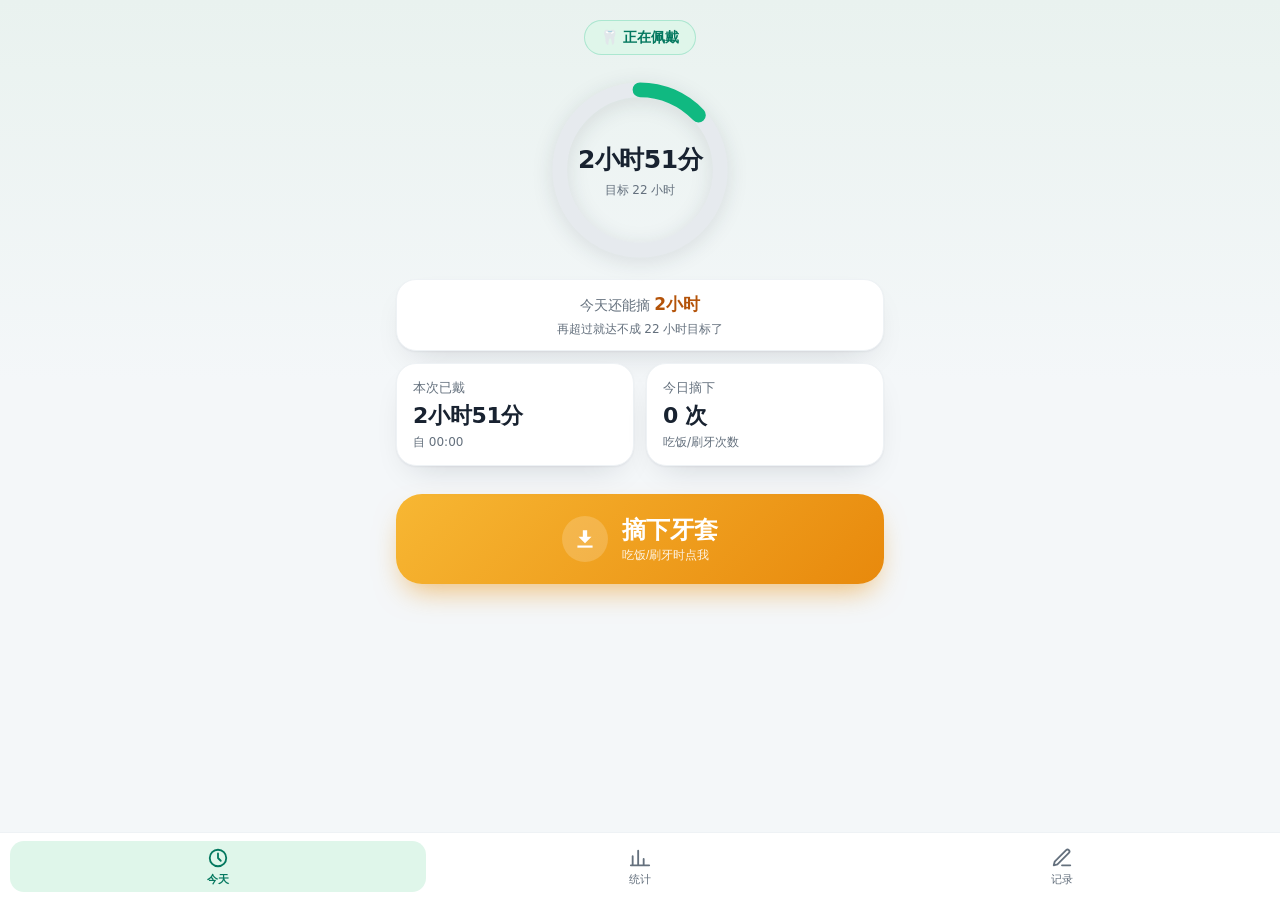
<file: index.html>
<!DOCTYPE html>
<html lang="zh-CN">
<head>
  <meta charset="UTF-8">
  <meta name="viewport" content="width=device-width, initial-scale=1, viewport-fit=cover, user-scalable=no">
  <title>牙套计时</title>
  <meta name="description" content="记录隐形牙套每日佩戴时长，目标每天 22 小时">
  <meta name="theme-color" content="#0d9488">
  <meta name="theme-color" media="(prefers-color-scheme: dark)" content="#0a1220">
  <link rel="manifest" href="./manifest.json">
  <link rel="icon" href="./icons/icon-192.png">
  <link rel="apple-touch-icon" href="./icons/icon-192.png">
  <meta name="apple-mobile-web-app-capable" content="yes">
  <meta name="apple-mobile-web-app-status-bar-style" content="default">
  <link rel="stylesheet" href="./css/style.css">
</head>
<body>
  <main id="app">

    <!-- ============ 今天 ============ -->
    <section id="page-today" class="page active">
      <div id="status-chip" class="status-chip on">🦷 正在佩戴</div>

      <div class="ring-wrap">
        <div id="ring-holder"></div>
        <div class="ring-center">
          <div id="ring-main">0分钟</div>
          <div id="ring-sub">今日已佩戴</div>
        </div>
      </div>

      <div id="allowance-card" class="card allowance">今天还能摘 <b>--</b></div>

      <div class="cards-row">
        <div class="card stat">
          <div class="stat-label" id="session-label">本次已戴</div>
          <div class="stat-value" id="session-dur">--</div>
          <div class="stat-sub" id="session-since">--</div>
        </div>
        <div class="card stat">
          <div class="stat-label">今日摘下</div>
          <div class="stat-value" id="off-count">0 次</div>
          <div class="stat-sub">吃饭/刷牙次数</div>
        </div>
      </div>

      <button id="btn-toggle" class="btn-main off-action">
        <span id="btn-toggle-icon" class="btn-icon"></span>
        <span class="btn-texts">
          <span id="btn-toggle-text" class="btn-text">摘下牙套</span>
          <span id="btn-toggle-sub" class="btn-sub">吃饭/刷牙时点我</span>
        </span>
      </button>
    </section>

    <!-- ============ 统计 ============ -->
    <section id="page-stats" class="page">
      <div class="page-head">
        <h2>佩戴统计</h2>
        <div class="segmented">
          <button id="range-7" class="active">近7天</button>
          <button id="range-30">近30天</button>
          <button id="range-w">按周</button>
          <button id="range-m">按月</button>
        </div>
      </div>

      <div class="cards-grid4">
        <div class="card stat"><div class="stat-value" id="sum-avg">--</div><div class="stat-sub" id="sum-avg-sub">平均每天佩戴</div></div>
        <div class="card stat"><div class="stat-value" id="sum-met">--</div><div class="stat-sub" id="sum-met-sub">达标天数</div></div>
        <div class="card stat"><div class="stat-value" id="sum-streak">--</div><div class="stat-sub" id="sum-streak-sub">连续达标</div></div>
        <div class="card stat"><div class="stat-value" id="sum-rate">--</div><div class="stat-sub" id="sum-rate-sub">达标率</div></div>
      </div>

      <div class="card">
        <div class="card-title" id="bar-title">每日佩戴时长（小时）</div>
        <div id="bar-chart" class="chart-box"></div>
        <div id="bar-caption" class="chart-caption">点击柱子可查看当天详情</div>
      </div>

      <div class="card" id="timeline-card">
        <div class="card-title">每日时间线<span class="legend"><i class="lg lg-on"></i>佩戴中 <i class="lg lg-off"></i>已摘下 <i class="lg lg-now"></i>现在</span></div>
        <div id="timeline-chart" class="chart-box"></div>
      </div>
    </section>

    <!-- ============ 记录 ============ -->
    <section id="page-records" class="page">
      <div class="page-head">
        <h2>佩戴记录</h2>
        <button id="btn-add" class="btn-primary">＋ 补录</button>
      </div>

      <div id="event-list"></div>

      <div class="card settings-card">
        <div class="card-title">设置</div>
        <label class="field-row">
          <span>每日目标（小时）</span>
          <input type="number" id="goal-input" min="1" max="24" step="0.5" value="22">
        </label>
      </div>

      <div class="card settings-card">
        <div class="card-title">数据备份</div>
        <p class="hint">数据保存在本机浏览器中。换手机、清除浏览器数据前，请先导出备份；恢复时导入即可。</p>
        <div class="btn-row">
          <button id="btn-export" class="btn-secondary">导出备份</button>
          <button id="btn-import" class="btn-secondary">导入备份</button>
          <button id="btn-clear" class="btn-secondary danger">清空数据</button>
        </div>
        <input type="file" id="import-file" accept=".json,application/json" hidden>
      </div>
    </section>
  </main>

  <!-- 底部页签 -->
  <nav class="tabbar">
    <button data-tab="today" class="active">
      <svg viewBox="0 0 24 24" width="22" height="22" fill="none" stroke="currentColor" stroke-width="2" stroke-linecap="round" stroke-linejoin="round"><circle cx="12" cy="12" r="9"/><path d="M12 7v5l3 3"/></svg>
      <span>今天</span>
    </button>
    <button data-tab="stats">
      <svg viewBox="0 0 24 24" width="22" height="22" fill="none" stroke="currentColor" stroke-width="2" stroke-linecap="round" stroke-linejoin="round"><path d="M4 20V10M10 20V4M16 20v-7M22 20H2"/></svg>
      <span>统计</span>
    </button>
    <button data-tab="records">
      <svg viewBox="0 0 24 24" width="22" height="22" fill="none" stroke="currentColor" stroke-width="2" stroke-linecap="round" stroke-linejoin="round"><path d="M12 20h9"/><path d="M16.5 3.5a2.1 2.1 0 0 1 3 3L7 19l-4 1 1-4Z"/></svg>
      <span>记录</span>
    </button>
  </nav>

  <!-- 补录/编辑弹窗 -->
  <div id="modal-overlay">
    <div class="modal">
      <div id="modal-title" class="modal-title">补录一条记录</div>
      <label class="form-row">
        <span>类型</span>
        <select id="ev-type">
          <option value="off">摘下牙套</option>
          <option value="on">戴上牙套</option>
        </select>
      </label>
      <label class="form-row">
        <span>时间</span>
        <input type="datetime-local" id="ev-time">
      </label>
      <label class="form-row">
        <span>备注</span>
        <input type="text" id="ev-note" maxlength="30" placeholder="选填，如：午饭">
      </label>
      <div class="modal-btns">
        <button id="btn-modal-cancel" class="btn-secondary">取消</button>
        <button id="btn-modal-save" class="btn-primary">保存</button>
      </div>
    </div>
  </div>

  <div id="toast"></div>

  <script src="./js/storage.js"></script>
  <script src="./js/stats.js"></script>
  <script src="./js/charts.js"></script>
  <script src="./js/app.js"></script>
</body>
</html>
</file>
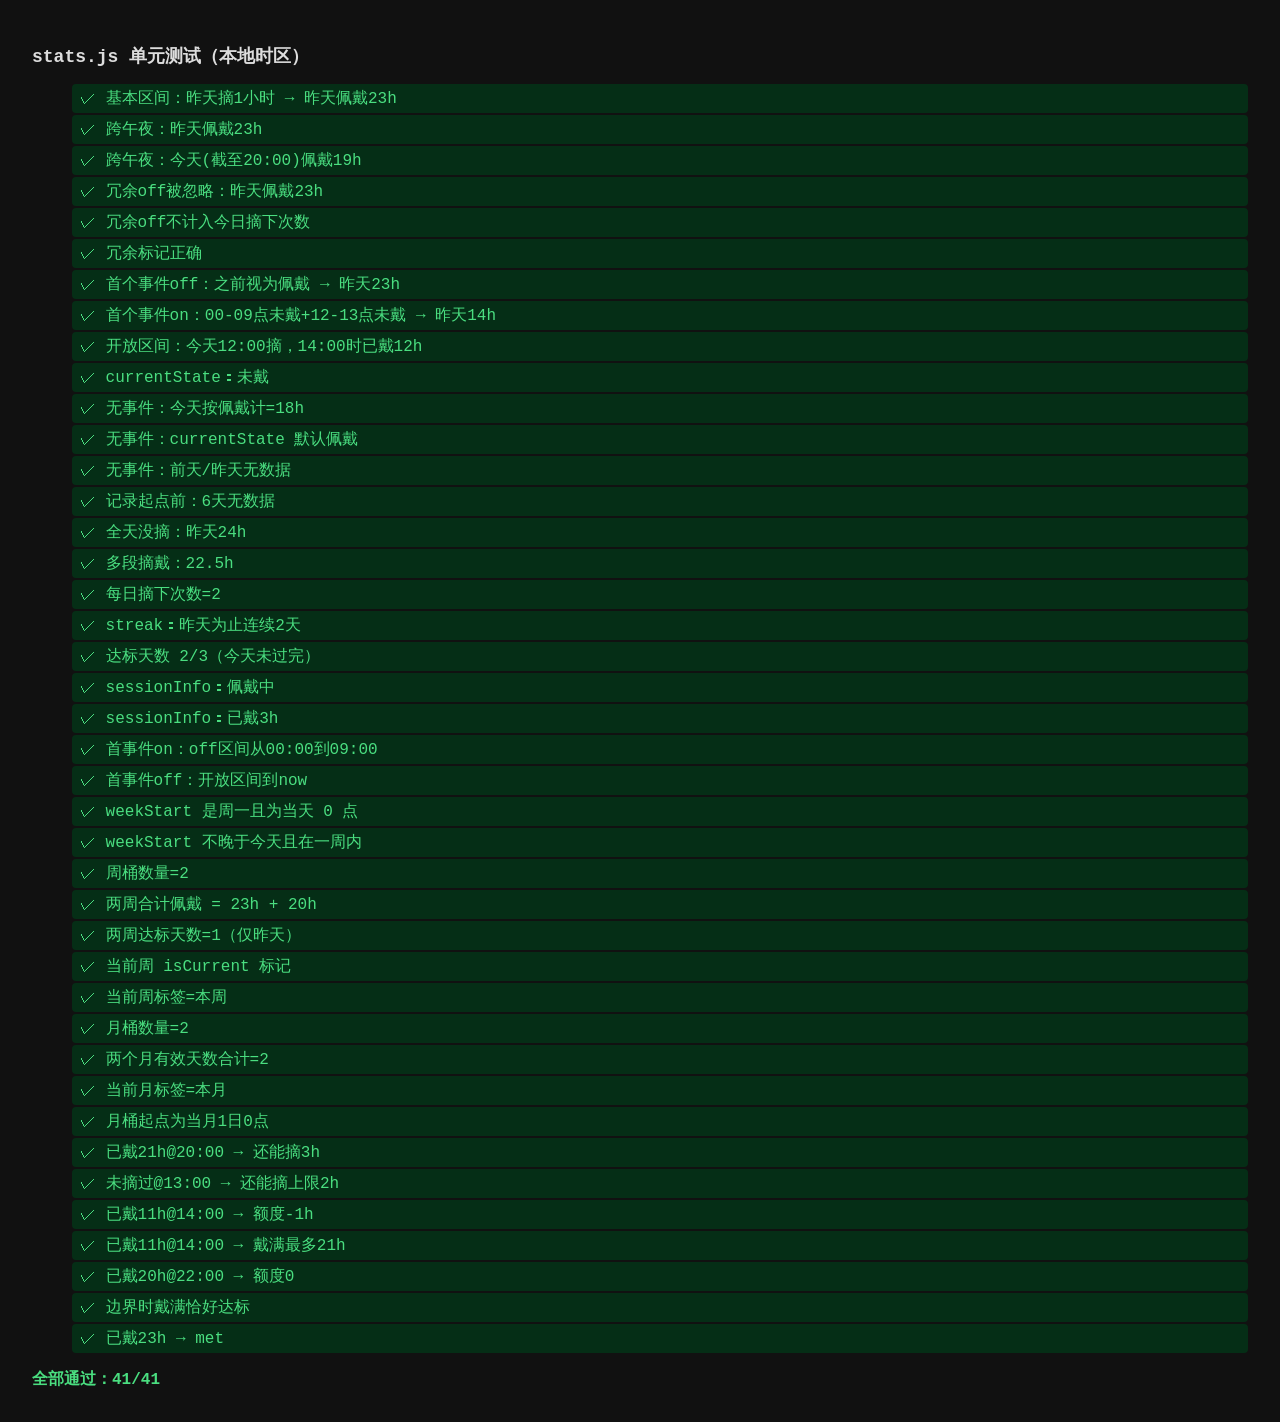
<file: tests/tests.html>
<!DOCTYPE html>
<html lang="zh-CN">
<head>
<meta charset="UTF-8">
<title>stats.js 单元测试</title>
<style>
  body { font-family: Consolas, monospace; padding: 24px; background: #111; color: #ddd; }
  h1 { font-size: 18px; }
  li { padding: 4px 8px; margin: 2px 0; border-radius: 4px; list-style: none; }
  .pass { background: #052e16; color: #4ade80; }
  .fail { background: #450a0a; color: #f87171; white-space: pre-wrap; }
  #summary { font-size: 16px; font-weight: bold; margin-top: 12px; }
</style>
</head>
<body>
<h1>stats.js 单元测试（本地时区）</h1>
<ul id="results"></ul>
<div id="summary"></div>

<script src="../js/stats.js"></script>
<script>
(function () {
  'use strict';
  var T = window.AlignerStats;
  var results = [];
  var failed = 0;

  function assertEq(name, actual, expected) {
    var ok = Object.is(actual, expected);
    if (!ok) { failed++; }
    results.push({ name: name, ok: ok, detail: '  期望 ' + JSON.stringify(expected) + '，实际 ' + JSON.stringify(actual) });
  }
  function assertClose(name, actual, expected, tol) {
    var ok = Math.abs(actual - expected) <= (tol || 1);
    if (!ok) failed++;
    results.push({ name: name, ok: ok, detail: '  期望约 ' + expected + '，实际 ' + actual });
  }
  function assertTrue(name, cond) {
    if (!cond) failed++;
    results.push({ name: name, ok: !!cond, detail: '' });
  }

  var H = 3600000, M = 60000;
  // 用本地时间组件构造，测试与机器时区无关
  function ts(dayOffset, h, m) {
    var d = new Date();
    d.setDate(d.getDate() + dayOffset);
    d.setHours(h, m || 0, 0, 0);
    return d.getTime();
  }

  function ev(type, t) { return { id: type + t, type: type, ts: t }; }
  function wornOf(events, now, dayStart) {
    var days = T.dailyStats(events, now, 3); // [前天, 昨天, 今天]
    for (var i = 0; i < days.length; i++) {
      if (days[i].date === dayStart) return days[i].wornMs;
    }
    return -1;
  }

  // 1. 基本区间：昨天 12:00 摘 → 13:00 戴，昨天佩戴 23h
  (function () {
    var events = [ev('off', ts(-1, 12)), ev('on', ts(-1, 13))];
    assertClose('基本区间：昨天摘1小时 → 昨天佩戴23h', wornOf(events, ts(0, 20), ts(-1, 0)) / H, 23, 0.001);
  })();

  // 2. 跨午夜：昨天 23:00 摘 → 今天 01:00 戴
  (function () {
    var events = [ev('off', ts(-1, 23)), ev('on', ts(0, 1))];
    assertClose('跨午夜：昨天佩戴23h', wornOf(events, ts(0, 20), ts(-1, 0)) / H, 23, 0.001);
    assertClose('跨午夜：今天(截至20:00)佩戴19h', wornOf(events, ts(0, 20), ts(0, 0)) / H, 19, 0.001);
  })();

  // 3. 连续同类事件（忘按导致两次 off）：取第一个生效
  (function () {
    var events = [ev('off', ts(-1, 12)), ev('off', ts(-1, 12, 30)), ev('on', ts(-1, 13))];
    assertClose('冗余off被忽略：昨天佩戴23h', wornOf(events, ts(0, 20), ts(-1, 0)) / H, 23, 0.001);
    assertEq('冗余off不计入今日摘下次数', T.offCountToday(events.concat([ev('on', ts(0, 8))]), ts(0, 20)), 0);
    var norm = T.normalize(events);
    assertTrue('冗余标记正确', norm[1]._redundant === true && norm[0]._redundant === false && norm[2]._redundant === false);
  })();

  // 4. 首个事件是 off（正常首次使用：戴着开始记录）
  (function () {
    var events = [ev('off', ts(-1, 8)), ev('on', ts(-1, 9))];
    assertClose('首个事件off：之前视为佩戴 → 昨天23h', wornOf(events, ts(0, 20), ts(-1, 0)) / H, 23, 0.001);
  })();

  // 5. 首个事件是 on（9:00 才戴上）：当天 00:00 起视为未戴
  (function () {
    var events = [ev('on', ts(-1, 9)), ev('off', ts(-1, 12)), ev('on', ts(-1, 13))];
    assertClose('首个事件on：00-09点未戴+12-13点未戴 → 昨天14h', wornOf(events, ts(0, 20), ts(-1, 0)) / H, 14, 0.001);
  })();

  // 6. 开放区间：今天 12:00 摘下未戴回，now=14:00 → 今天佩戴 12h
  (function () {
    var events = [ev('off', ts(0, 12))];
    assertClose('开放区间：今天12:00摘，14:00时已戴12h', wornOf(events, ts(0, 14), ts(0, 0)) / H, 12, 0.001);
    assertTrue('currentState：未戴', T.currentState(events) === false);
  })();

  // 7. 无事件：默认佩戴中，今天 worn = 已过时间
  (function () {
    var days = T.dailyStats([], ts(0, 18), 3);
    assertClose('无事件：今天按佩戴计=18h', days[2].wornMs / H, 18, 0.001);
    assertTrue('无事件：currentState 默认佩戴', T.currentState([]) === true);
    assertTrue('无事件：前天/昨天无数据', days[0].wornMs === null && days[1].wornMs === null);
  })();

  // 8. 记录起点之前的日期无数据
  (function () {
    var events = [ev('off', ts(0, 12)), ev('on', ts(0, 13))];
    var days = T.dailyStats(events, ts(0, 20), 7);
    var nullCount = days.filter(function (d) { return d.wornMs === null; }).length;
    assertEq('记录起点前：6天无数据', nullCount, 6);
  })();

  // 9. 全天没摘（过去某天）：佩戴 24h
  (function () {
    var events = [ev('off', ts(-2, 12)), ev('on', ts(-2, 13)), ev('off', ts(0, 8)), ev('on', ts(0, 9))];
    assertClose('全天没摘：昨天24h', wornOf(events, ts(0, 20), ts(-1, 0)) / H, 24, 0.001);
  })();

  // 10. 多段摘戴：12:00-12:30、18:00-19:00 → 佩戴 22.5h
  (function () {
    var events = [
      ev('off', ts(-1, 12)), ev('on', ts(-1, 12, 30)),
      ev('off', ts(-1, 18)), ev('on', ts(-1, 19))
    ];
    assertClose('多段摘戴：22.5h', wornOf(events, ts(0, 20), ts(-1, 0)) / H, 22.5, 0.001);
    assertEq('每日摘下次数=2', T.offCountToday(events.map(function (e) {
      return { type: e.type, ts: e.ts + 24 * H };
    }), ts(0, 20)), 2);
  })();

  // 11. summarize：streak 不因今天未达标而断链
  (function () {
    var now = ts(0, 10);
    var events = [];
    // 前天 23h（达标），昨天 23h（达标），今天目前 10h（未达标）
    events.push(ev('off', ts(-2, 12)), ev('on', ts(-2, 13)));
    events.push(ev('off', ts(-1, 12)), ev('on', ts(-1, 13)));
    var days = T.dailyStats(events, now, 3);
    var sum = T.summarize(days, 22 * H);
    assertEq('streak：昨天为止连续2天', sum.streak, 2);
    assertEq('达标天数 2/3（今天未过完）', sum.metCount + '/' + sum.validCount, '2/3');
  })();

  // 12. sessionInfo
  (function () {
    var events = [ev('on', ts(0, 9))];
    var s = T.sessionInfo(events, ts(0, 12));
    assertTrue('sessionInfo：佩戴中', s.wearing === true);
    assertClose('sessionInfo：已戴3h', s.durationMs / H, 3, 0.001);
  })();

  // 13. offIntervals 基线：首个事件是 on 时从当天 0 点起算
  (function () {
    var ivs = T.offIntervals([ev('on', ts(0, 9))], ts(0, 10));
    assertEq('首事件on：off区间从00:00到09:00', ivs.length === 1 && ivs[0][0] === ts(0, 0) && ivs[0][1] === ts(0, 9), true);
    var ivs2 = T.offIntervals([ev('off', ts(0, 9))], ts(0, 10));
    assertEq('首事件off：开放区间到now', ivs2.length === 1 && ivs2[0][0] === ts(0, 9) && ivs2[0][1] === ts(0, 10), true);
  })();

  // 14. 周桶与月桶聚合
  (function () {
    var wd = new Date(T.weekStart(ts(0, 15)));
    assertTrue('weekStart 是周一且为当天 0 点', wd.getDay() === 1 && wd.getHours() === 0 && wd.getMinutes() === 0);
    assertTrue('weekStart 不晚于今天且在一周内', T.weekStart(ts(0, 15)) <= ts(0, 0) && T.weekStart(ts(0, 15)) > ts(0, 0) - 7 * 24 * H);

    var events = [ev('off', ts(-1, 12)), ev('on', ts(-1, 13))]; // 昨天 23h，今天 0-20h 佩戴中
    var wk = T.weeklyStats(events, ts(0, 20), 2, 22 * H);
    assertEq('周桶数量=2', wk.length, 2);
    var worn = wk[0].wornMs + wk[1].wornMs;
    assertClose('两周合计佩戴 = 23h + 20h', worn / H, 43, 0.001);
    assertEq('两周达标天数=1（仅昨天）', wk[0].metCount + wk[1].metCount, 1);
    assertEq('当前周 isCurrent 标记', wk[1].isCurrent, true);
    assertEq('当前周标签=本周', wk[1].label, '本周');

    var mo = T.monthlyStats(events, ts(0, 20), 2, 22 * H);
    assertEq('月桶数量=2', mo.length, 2);
    assertEq('两个月有效天数合计=2', mo[0].validCount + mo[1].validCount, 2);
    assertEq('当前月标签=本月', mo[1].label, '本月');
    var md = new Date(mo[0].start);
    assertTrue('月桶起点为当月1日0点', md.getDate() === 1 && md.getHours() === 0);
  })();

  // 15. 今日还能摘额度
  (function () {
    var G = 22 * H;
    // 20:00 已戴 21h（剩 4h，还需 1h）→ 还能摘 3h
    var a1 = T.allowanceInfo(21 * H, G, ts(0, 20));
    assertClose('已戴21h@20:00 → 还能摘3h', a1.budgetMs / H, 3, 0.001);
    // 额度上限 = 24h − 目标 = 2h（此刻一整天没摘：已戴=已过时间）
    var a2 = T.allowanceInfo(13 * H, G, ts(0, 13));
    assertClose('未摘过@13:00 → 还能摘上限2h', a2.budgetMs / H, 2, 0.001);
    // 已戴 11h @14:00（剩 10h，还需 11h）→ 无法达标，最多 21h
    var a3 = T.allowanceInfo(11 * H, G, ts(0, 14));
    assertClose('已戴11h@14:00 → 额度-1h', a3.budgetMs / H, -1, 0.001);
    assertClose('已戴11h@14:00 → 戴满最多21h', a3.maxFinalMs / H, 21, 0.001);
    // 已戴 20h @22:00（剩 2h，还需 2h）→ 额度 0，恰好达标边界
    var a4 = T.allowanceInfo(20 * H, G, ts(0, 22));
    assertClose('已戴20h@22:00 → 额度0', a4.budgetMs / H, 0, 0.001);
    assertTrue('边界时戴满恰好达标', a4.maxFinalMs >= G);
    // 已达标
    var a5 = T.allowanceInfo(23 * H, G, ts(0, 20));
    assertTrue('已戴23h → met', a5.met === true);
  })();

  // 渲染结果
  var ul = document.getElementById('results');
  results.forEach(function (r) {
    var li = document.createElement('li');
    li.className = r.ok ? 'pass' : 'fail';
    li.textContent = (r.ok ? '✓ ' : '✗ ') + r.name + (r.ok ? '' : r.detail);
    ul.appendChild(li);
  });
  var sum = document.getElementById('summary');
  sum.textContent = failed === 0 ? '全部通过：' + results.length + '/' + results.length : '失败 ' + failed + ' / ' + results.length;
  sum.style.color = failed === 0 ? '#4ade80' : '#f87171';
  document.title = failed === 0 ? 'PASS ' + results.length + '/' + results.length : 'FAIL ' + (results.length - failed) + '/' + results.length;
})();
</script>
</body>
</html>
</file>
<file: css/style.css>
/* 牙套计时 — 移动端优先样式（浅色 / 深色自动适配） */
:root {
  /* 语义色 */
  --green: #10b981;
  --green-dark: #04785f;
  --green-bg: #dff6ea;
  --orange: #f59e0b;
  --orange-dark: #b45309;
  --orange-bg: #fdf0d9;
  --red: #ef4444;
  --blue: #3b82f6;

  /* 界面 */
  --bg1: #e9f2ef;
  --bg2: #f4f7f9;
  --card: #ffffff;
  --card-2: #f7f9fa;
  --text: #182230;
  --muted: #64707d;
  --line: #e6ebef;
  --line-soft: #eef2f5;
  --radius: 20px;
  --shadow: 0 1px 2px rgba(16, 24, 40, .05), 0 14px 34px -16px rgba(16, 24, 40, .18);
  --seg-bg: #e4ebee;
  --tabbar-bg: rgba(255, 255, 255, .94);
  --btn-sec-bg: #edf1f5;

  /* 图表（SVG 内以 style="var(...)" 引用） */
  --c-green: var(--green);
  --c-orange: var(--orange);
  --c-blue: var(--blue);
  --c-grid: #e6eaee;
  --c-grid-strong: #c8cfd6;
  --c-axis: #8a939c;
  --c-bar-label: #3b4654;
  --c-track: #dff0e8;
  --c-track-line: #c6e2d3;
}

@media (prefers-color-scheme: dark) {
  :root {
    --green: #34d399;
    --green-dark: #6ee7b7;
    --green-bg: #143527;
    --orange: #fbbf24;
    --orange-dark: #fcd34d;
    --orange-bg: #3a2a0e;
    --red: #f87171;
    --blue: #60a5fa;

    --bg1: #0a1220;
    --bg2: #0d1524;
    --card: #161f2e;
    --card-2: #1b2536;
    --text: #e6eaf0;
    --muted: #93a0af;
    --line: #263248;
    --line-soft: #202c42;
    --shadow: 0 1px 2px rgba(0, 0, 0, .4), 0 16px 36px -16px rgba(0, 0, 0, .6);
    --seg-bg: #1c2839;
    --tabbar-bg: rgba(13, 21, 36, .94);
    --btn-sec-bg: #213049;

    --c-grid: #243048;
    --c-grid-strong: #36445e;
    --c-axis: #8a94a3;
    --c-bar-label: #cdd6e0;
    --c-track: #173226;
    --c-track-line: #1e4433;
  }
}

* { box-sizing: border-box; -webkit-tap-highlight-color: transparent; }

html { height: 100%; }

body {
  margin: 0;
  min-height: 100%;
  background: linear-gradient(180deg, var(--bg1) 0, var(--bg2) 380px);
  color: var(--text);
  font-family: system-ui, -apple-system, "PingFang SC", "HarmonyOS Sans SC", "Microsoft YaHei", sans-serif;
  font-size: 15px;
  line-height: 1.5;
  touch-action: manipulation;
  padding-bottom: calc(76px + env(safe-area-inset-bottom));
}

#app { max-width: 520px; margin: 0 auto; padding: 16px 16px 24px; }

.page { display: none; animation: fadeIn .2s ease; }
.page.active { display: block; }
@keyframes fadeIn { from { opacity: 0; transform: translateY(5px); } to { opacity: 1; transform: none; } }

.page-head {
  display: flex; align-items: center; justify-content: space-between;
  margin: 6px 0 14px;
}
.page-head h2 { margin: 0; font-size: 21px; letter-spacing: .3px; }

/* ---------- 状态条 ---------- */
#page-today { text-align: center; }
.status-chip {
  display: inline-flex; align-items: center; gap: 4px;
  margin: 4px auto 14px; padding: 6px 16px;
  border-radius: 999px; font-size: 14px; font-weight: 600;
  border: 1px solid transparent;
}
.status-chip.on { background: var(--green-bg); color: var(--green-dark); border-color: color-mix(in srgb, var(--green) 25%, transparent); }
.status-chip.off { background: var(--orange-bg); color: var(--orange-dark); border-color: color-mix(in srgb, var(--orange) 30%, transparent); }

/* ---------- 进度环 ---------- */
.ring-wrap { position: relative; width: 190px; margin: 6px auto 14px; }
.ring-svg { display: block; width: 100%; filter: drop-shadow(0 4px 10px rgba(16, 24, 40, .12)); }
.ring-center {
  position: absolute; inset: 0;
  display: flex; flex-direction: column; align-items: center; justify-content: center;
  pointer-events: none;
}
#ring-main { font-size: 25px; font-weight: 750; letter-spacing: -0.5px; }
#ring-sub { font-size: 12px; color: var(--muted); margin-top: 3px; }

/* ---------- 卡片 ---------- */
.card {
  background: var(--card);
  border: 1px solid var(--line-soft);
  border-radius: var(--radius);
  box-shadow: var(--shadow);
  padding: 14px 16px;
  margin-bottom: 12px;
  text-align: left;
}
.card-title { font-size: 14px; font-weight: 650; color: var(--text); margin-bottom: 10px; }
.card-sub { display: block; font-size: 12px; color: var(--muted); margin-top: 2px; }

.allowance { text-align: center; padding: 12px 16px; font-size: 14px; color: var(--muted); }
.allowance b { color: var(--orange-dark); font-size: 17px; }
.allowance.warn b { color: var(--red); }
.allowance.ok { background: var(--green-bg); border-color: color-mix(in srgb, var(--green) 30%, transparent); }

.cards-row { display: grid; grid-template-columns: 1fr 1fr; gap: 12px; margin-bottom: 16px; }
.cards-grid4 { display: grid; grid-template-columns: 1fr 1fr; gap: 12px; margin-bottom: 12px; }

.stat .stat-label { font-size: 13px; color: var(--muted); }
.stat .stat-value { font-size: 22px; font-weight: 720; margin-top: 2px; letter-spacing: -0.3px; }
.stat .stat-sub { font-size: 12px; color: var(--muted); margin-top: 1px; }

/* ---------- 大按钮 ---------- */
.btn-main {
  display: flex; align-items: center; justify-content: center; gap: 14px;
  width: 100%;
  padding: 20px 16px;
  border: none; border-radius: 26px;
  color: #fff; font-size: 24px; font-weight: 700;
  cursor: pointer;
  transition: transform .08s ease, filter .15s ease;
}
.btn-main:active { transform: scale(.97); filter: brightness(.94); }
.btn-main .btn-icon {
  display: flex; align-items: center; justify-content: center;
  width: 46px; height: 46px; border-radius: 50%;
  background: rgba(255, 255, 255, .18);
}
.btn-main .btn-texts { display: flex; flex-direction: column; align-items: flex-start; gap: 1px; }
.btn-main .btn-sub { font-size: 12px; font-weight: 400; opacity: .88; }
.btn-main.off-action {
  background: linear-gradient(135deg, #f7b733, #e8890c);
  box-shadow: 0 14px 30px -10px rgba(234, 138, 4, .6);
}
.btn-main.on-action {
  background: linear-gradient(135deg, #19c98d, #059669);
  box-shadow: 0 14px 30px -10px rgba(5, 150, 105, .55);
}

/* ---------- 统计页 ---------- */
.segmented {
  display: inline-flex;
  background: var(--seg-bg); border-radius: 12px; padding: 3px; gap: 2px;
}
.segmented button {
  border: none; background: transparent; padding: 6px 10px;
  border-radius: 9px; font-size: 13px; color: var(--muted); cursor: pointer;
  white-space: nowrap;
}
.segmented button.active {
  background: var(--card); color: var(--text); font-weight: 650;
  box-shadow: 0 1px 3px rgba(16, 24, 40, .14);
}

.chart-box { overflow-x: auto; }
.chart-svg { display: block; width: 100%; min-width: 280px; }
.chart-caption { font-size: 13px; color: var(--muted); text-align: center; margin-top: 6px; min-height: 20px; }
.chart-caption .ok { color: var(--green-dark); font-weight: 650; }
.chart-caption .miss { color: var(--red); font-weight: 650; }

/* 柱子入场动画（仅切换视图时重播） */
.chart-svg .bar { transform-box: fill-box; transform-origin: center bottom; cursor: pointer; }
.chart-svg.animate .bar { animation: barRise .5s cubic-bezier(.18, .75, .3, 1.05) backwards; }
@keyframes barRise { from { transform: scaleY(0); opacity: .2; } }
.chart-svg .bar.cur { stroke: var(--c-bar-label); stroke-width: 2; }

.legend { float: right; display: inline-flex; align-items: center; gap: 10px; font-size: 11px; font-weight: 400; color: var(--muted); }
.legend .lg { display: inline-block; width: 14px; height: 8px; border-radius: 4px; margin-right: 3px; vertical-align: middle; }
.lg-on { background: var(--c-track); border: 1px solid var(--c-track-line); }
.lg-off { background: var(--c-orange); }
.lg-now { background: transparent; border-left: 2px solid var(--c-blue); width: 2px; height: 12px; border-radius: 0; }

/* ---------- 记录页 ---------- */
.btn-primary {
  background: linear-gradient(135deg, #19c98d, #059669); color: #fff; border: none;
  padding: 10px 18px; border-radius: 13px; font-size: 15px; font-weight: 650; cursor: pointer;
  box-shadow: 0 8px 18px -8px rgba(5, 150, 105, .55);
}
.btn-primary:active { filter: brightness(.94); }

.btn-secondary {
  background: var(--btn-sec-bg); color: var(--text); border: none;
  padding: 10px 14px; border-radius: 13px; font-size: 14px; font-weight: 500; cursor: pointer;
}
.btn-secondary:active { filter: brightness(.94); }
.btn-secondary.danger { background: color-mix(in srgb, var(--red) 13%, transparent); color: var(--red); }

.day-group { background: var(--card); border: 1px solid var(--line-soft); border-radius: var(--radius); box-shadow: var(--shadow); margin-bottom: 12px; overflow: hidden; }
.day-header {
  padding: 10px 16px; font-size: 13px; font-weight: 650; color: var(--muted);
  border-bottom: 1px solid var(--line); background: var(--card-2);
}
.ev-row {
  display: flex; align-items: center; gap: 10px;
  padding: 10px 16px; border-bottom: 1px solid var(--line-soft);
}
.ev-row:last-child { border-bottom: none; }
.ev-row.redundant { opacity: .55; }
.ev-badge {
  min-width: 40px; text-align: center; padding: 3px 0;
  border-radius: 8px; font-size: 12px; font-weight: 650;
}
.b-off { background: var(--orange-bg); color: var(--orange-dark); }
.b-on { background: var(--green-bg); color: var(--green-dark); }
.ev-time { font-size: 16px; font-weight: 650; font-variant-numeric: tabular-nums; }
.ev-note { font-size: 12px; color: var(--muted); overflow: hidden; text-overflow: ellipsis; white-space: nowrap; }
.ev-warn { font-size: 10px; color: var(--orange-dark); background: var(--orange-bg); border-radius: 6px; padding: 1px 6px; }
.ev-actions { margin-left: auto; display: flex; gap: 6px; flex-shrink: 0; }
.btn-mini {
  border: 1px solid var(--line); background: var(--card); color: var(--muted);
  border-radius: 9px; padding: 4px 12px; font-size: 13px; cursor: pointer;
}
.btn-mini.danger { color: var(--red); border-color: color-mix(in srgb, var(--red) 35%, transparent); }

.empty-tip { text-align: center; color: var(--muted); padding: 40px 20px; line-height: 2; }

.settings-card .field-row { display: flex; align-items: center; justify-content: space-between; gap: 12px; }
.settings-card input[type="number"] {
  width: 90px; padding: 8px 10px; text-align: center;
  border: 1px solid var(--line); border-radius: 10px; font-size: 16px;
  background: var(--card); color: var(--text);
}
.hint { font-size: 12px; color: var(--muted); margin: 0 0 10px; }
.btn-row { display: flex; gap: 10px; flex-wrap: wrap; }

/* ---------- 底部页签 ---------- */
.tabbar {
  position: fixed; left: 0; right: 0; bottom: 0; z-index: 20;
  display: flex; gap: 6px;
  background: var(--tabbar-bg);
  backdrop-filter: blur(10px);
  -webkit-backdrop-filter: blur(10px);
  border-top: 1px solid var(--line-soft);
  padding: 8px 10px calc(8px + env(safe-area-inset-bottom));
}
.tabbar button {
  flex: 1; display: flex; flex-direction: column; align-items: center; gap: 3px;
  padding: 6px 0 5px;
  border: none; background: none; color: var(--muted);
  font-size: 11px; cursor: pointer; border-radius: 14px;
  transition: background .15s ease, color .15s ease;
}
.tabbar button.active { background: var(--green-bg); color: var(--green-dark); font-weight: 650; }

/* ---------- 弹窗 ---------- */
#modal-overlay {
  position: fixed; inset: 0; z-index: 50;
  background: rgba(10, 16, 28, .5);
  backdrop-filter: blur(2px);
  display: none; align-items: center; justify-content: center;
  padding: 20px;
}
#modal-overlay.show { display: flex; }
.modal {
  background: var(--card); border: 1px solid var(--line-soft);
  border-radius: 22px; padding: 20px;
  width: 100%; max-width: 360px;
  box-shadow: 0 24px 60px -12px rgba(10, 16, 28, .45);
  animation: pop .18s ease;
}
@keyframes pop { from { opacity: 0; transform: scale(.95); } to { opacity: 1; transform: none; } }
.modal-title { font-size: 17px; font-weight: 700; margin-bottom: 14px; }
.form-row { display: flex; align-items: center; gap: 12px; margin-bottom: 12px; }
.form-row > span { width: 44px; flex-shrink: 0; color: var(--muted); font-size: 14px; }
.form-row select, .form-row input[type="datetime-local"], .form-row input[type="text"] {
  flex: 1; padding: 10px 12px;
  border: 1px solid var(--line); border-radius: 10px;
  font-size: 15px; background: var(--card-2); color: var(--text);
}
.modal-btns { display: flex; gap: 10px; margin-top: 16px; }
.modal-btns .btn-secondary, .modal-btns .btn-primary { flex: 1; padding: 12px; }

/* ---------- Toast ---------- */
#toast {
  position: fixed; left: 50%; bottom: calc(90px + env(safe-area-inset-bottom));
  transform: translateX(-50%) translateY(16px);
  background: #1f2937; color: #fff;
  border-radius: 13px; padding: 10px 16px;
  font-size: 14px;
  display: flex; align-items: center; gap: 14px;
  opacity: 0; pointer-events: none;
  transition: opacity .2s ease, transform .2s ease;
  z-index: 60; max-width: calc(100vw - 40px);
  box-shadow: 0 10px 28px rgba(10, 16, 28, .35);
}
#toast.show { opacity: 1; transform: translateX(-50%) translateY(0); pointer-events: auto; }
#toast button {
  border: none; background: rgba(255, 255, 255, .18);
  color: #fff; border-radius: 8px; padding: 4px 12px;
  font-size: 13px; cursor: pointer; flex-shrink: 0;
}

/* 大屏微调 */
@media (min-width: 560px) {
  .cards-grid4 { grid-template-columns: repeat(4, 1fr); }
}
</file>
